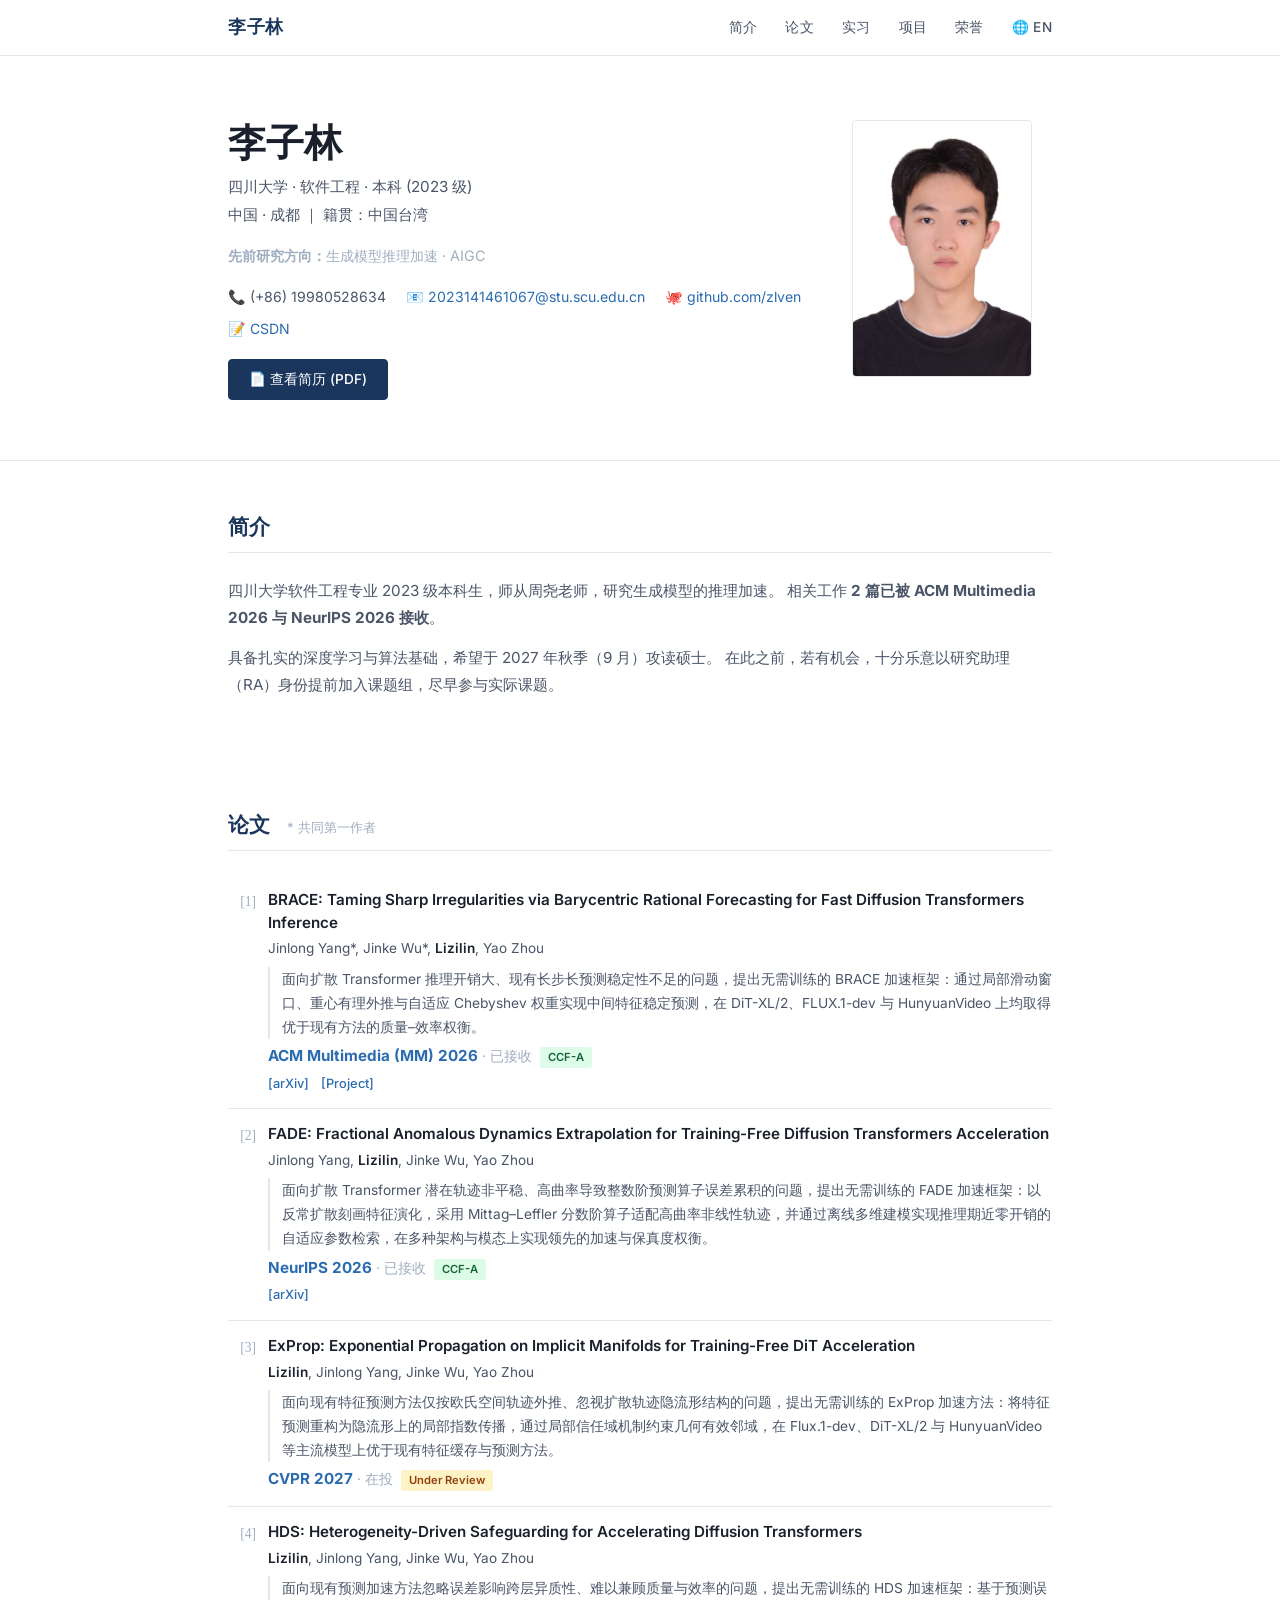
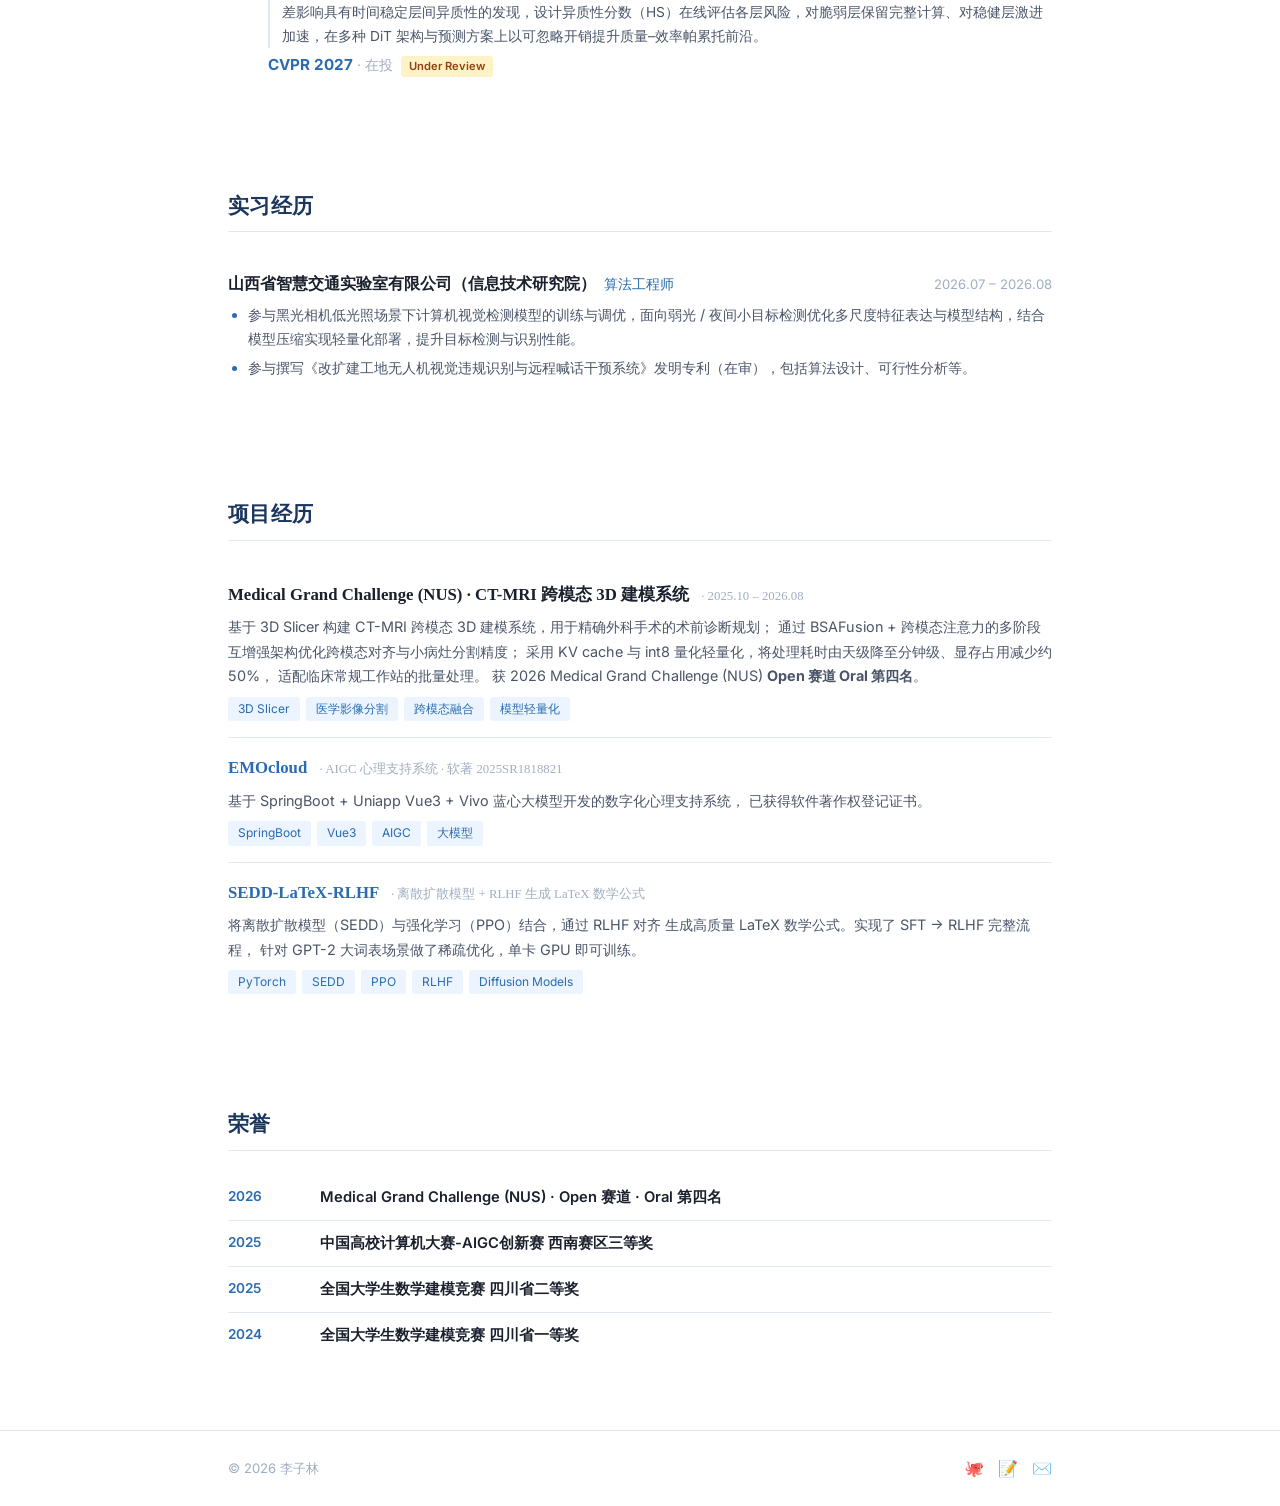
<file: index.html>
<!DOCTYPE html>
<html lang="zh-CN">
<head>
  <meta charset="UTF-8">
  <meta name="viewport" content="width=device-width, initial-scale=1.0">
  <meta name="description" content="李子林 - 个人学术主页 | 扩散模型 | AIGC">
  <title>李子林 · 学术主页</title>
  <link rel="preconnect" href="https://fonts.googleapis.com">
  <link rel="preconnect" href="https://fonts.gstatic.com" crossorigin>
  <link href="https://fonts.googleapis.com/css2?family=Inter:wght@400;500;600;700;800&display=swap" rel="stylesheet">
  <link rel="stylesheet" href="css/style.css">
</head>
<body>

  <!-- ===== 导航 ===== -->
  <nav class="navbar">
    <div class="container">
      <a href="#" class="nav-logo">李子林</a>
      <div class="nav-links" id="navLinks">
        <a href="#bio">简介</a>
        <a href="#publications">论文</a>
        <a href="#experience">实习</a>
        <a href="#projects">项目</a>
        <a href="#honors">荣誉</a>
        <a href="en.html" title="English">🌐 EN</a>
      </div>
      <button class="nav-toggle" id="navToggle" aria-label="菜单">
        <span></span><span></span><span></span>
      </button>
    </div>
  </nav>

  <!-- ===== Hero ===== -->
  <header class="hero">
    <div class="container">
      <div>
        <h1 class="hero-name">李子林</h1>
        <p class="hero-degree">四川大学 · 软件工程 · 本科 (2023 级)</p>
        <p class="hero-affiliation">中国 · 成都 ｜ 籍贯：中国台湾</p>
        <p class="hero-interests">
          <strong>先前研究方向：</strong>生成模型推理加速 · AIGC
        </p>
        <div class="hero-contact">
          <span>📞 (+86) 19980528634</span>
          <span>📧 <a href="mailto:2023141461067@stu.scu.edu.cn">2023141461067@stu.scu.edu.cn</a></span>
          <span>🐙 <a href="https://github.com/zlven" target="_blank">github.com/zlven</a></span>
          <span>📝 <a href="https://blog.csdn.net/Li_zeven" target="_blank">CSDN</a></span>
        </div>
        <div class="hero-buttons">
          <a href="assets/李子林简历RA.pdf" class="btn btn-primary" target="_blank" rel="noopener">📄 查看简历 (PDF)</a>
        </div>
      </div>
      <div class="hero-image">
        <img class="hero-avatar" src="assets/myself.jpg" alt="李子林">
      </div>
    </div>
  </header>

  <main class="container">

    <!-- ===== 简介 ===== -->
    <section class="section" id="bio">
      <div class="section-header reveal">
        <h2 class="section-title">简介</h2>
      </div>
      <div class="bio-text reveal">
        <p>
          四川大学软件工程专业 2023 级本科生，师从周尧老师，研究生成模型的推理加速。
          相关工作 <strong>2 篇已被 ACM Multimedia 2026 与 NeurIPS 2026 接收</strong>。
        </p>
        <p>
          具备扎实的深度学习与算法基础，希望于 2027 年秋季（9 月）攻读硕士。
          在此之前，若有机会，十分乐意以研究助理（RA）身份提前加入课题组，尽早参与实际课题。
        </p>
      </div>
    </section>

    <!-- ===== 论文 ===== -->
    <section class="section" id="publications">
      <div class="section-header reveal">
        <h2 class="section-title">论文</h2>
        <span class="section-subtitle">* 共同第一作者</span>
      </div>

      <div class="pub-list">

        <div class="pub-item reveal">
          <span class="pub-number">[1]</span>
          <div class="pub-content">
            <h4>BRACE: Taming Sharp Irregularities via Barycentric Rational Forecasting for Fast Diffusion Transformers Inference</h4>
            <p class="pub-authors">Jinlong Yang*, Jinke Wu*, <strong>Lizilin</strong>, Yao Zhou</p>
            <p class="pub-summary">面向扩散 Transformer 推理开销大、现有长步长预测稳定性不足的问题，提出无需训练的 BRACE 加速框架：通过局部滑动窗口、重心有理外推与自适应 Chebyshev 权重实现中间特征稳定预测，在 DiT-XL/2、FLUX.1-dev 与 HunyuanVideo 上均取得优于现有方法的质量–效率权衡。</p>
            <p class="pub-venue"><em>ACM Multimedia (MM) 2026</em> · 已接收 <span class="pub-badge ok">CCF-A</span></p>
            <div class="pub-links">
              <a href="https://arxiv.org/abs/2608.07572" target="_blank">[arXiv]</a>
              <a href="https://youngkinlon.github.io/BRACE-Taming-Sharp-Irregularities-via-Barycentric-Rational-Forecasting-for-Fast-DiT-Inference/" target="_blank">[Project]</a>
            </div>
          </div>
        </div>

        <div class="pub-item reveal">
          <span class="pub-number">[2]</span>
          <div class="pub-content">
            <h4>FADE: Fractional Anomalous Dynamics Extrapolation for Training-Free Diffusion Transformers Acceleration</h4>
            <p class="pub-authors">Jinlong Yang, <strong>Lizilin</strong>, Jinke Wu, Yao Zhou</p>
            <p class="pub-summary">面向扩散 Transformer 潜在轨迹非平稳、高曲率导致整数阶预测算子误差累积的问题，提出无需训练的 FADE 加速框架：以反常扩散刻画特征演化，采用 Mittag–Leffler 分数阶算子适配高曲率非线性轨迹，并通过离线多维建模实现推理期近零开销的自适应参数检索，在多种架构与模态上实现领先的加速与保真度权衡。</p>
            <p class="pub-venue"><em>NeurIPS 2026</em> · 已接收 <span class="pub-badge ok">CCF-A</span></p>
            <div class="pub-links">
              <a href="https://arxiv.org/abs/2611.10514" target="_blank">[arXiv]</a>
            </div>
          </div>
        </div>

        <div class="pub-item reveal">
          <span class="pub-number">[3]</span>
          <div class="pub-content">
            <h4>ExProp: Exponential Propagation on Implicit Manifolds for Training-Free DiT Acceleration</h4>
            <p class="pub-authors"><strong>Lizilin</strong>, Jinlong Yang, Jinke Wu, Yao Zhou</p>
            <p class="pub-summary">面向现有特征预测方法仅按欧氏空间轨迹外推、忽视扩散轨迹隐流形结构的问题，提出无需训练的 ExProp 加速方法：将特征预测重构为隐流形上的局部指数传播，通过局部信任域机制约束几何有效邻域，在 Flux.1-dev、DiT-XL/2 与 HunyuanVideo 等主流模型上优于现有特征缓存与预测方法。</p>
            <p class="pub-venue"><em>CVPR 2027</em> · 在投 <span class="pub-badge" style="background: #fef3c7; color: #92400e;">Under Review</span></p>
          </div>
        </div>

        <div class="pub-item reveal">
          <span class="pub-number">[4]</span>
          <div class="pub-content">
            <h4>HDS: Heterogeneity-Driven Safeguarding for Accelerating Diffusion Transformers</h4>
            <p class="pub-authors"><strong>Lizilin</strong>, Jinlong Yang, Jinke Wu, Yao Zhou</p>
            <p class="pub-summary">面向现有预测加速方法忽略误差影响跨层异质性、难以兼顾质量与效率的问题，提出无需训练的 HDS 加速框架：基于预测误差影响具有时间稳定层间异质性的发现，设计异质性分数（HS）在线评估各层风险，对脆弱层保留完整计算、对稳健层激进加速，在多种 DiT 架构与预测方案上以可忽略开销提升质量–效率帕累托前沿。</p>
            <p class="pub-venue"><em>CVPR 2027</em> · 在投 <span class="pub-badge" style="background: #fef3c7; color: #92400e;">Under Review</span></p>
          </div>
        </div>

      </div>
    </section>

    <!-- ===== 实习经历 ===== -->
    <section class="section" id="experience">
      <div class="section-header reveal">
        <h2 class="section-title">实习经历</h2>
      </div>

      <div class="exp-item reveal">
        <div class="exp-head">
          <h3>山西省智慧交通实验室有限公司（信息技术研究院）<span class="exp-role">算法工程师</span></h3>
          <span class="exp-time">2026.07 – 2026.08</span>
        </div>
        <ul class="exp-desc">
          <li>参与黑光相机低光照场景下计算机视觉检测模型的训练与调优，面向弱光 / 夜间小目标检测优化多尺度特征表达与模型结构，结合模型压缩实现轻量化部署，提升目标检测与识别性能。</li>
          <li>参与撰写《改扩建工地无人机视觉违规识别与远程喊话干预系统》发明专利（在审），包括算法设计、可行性分析等。</li>
        </ul>
      </div>
    </section>

    <!-- ===== 项目 ===== -->
    <section class="section" id="projects">
      <div class="section-header reveal">
        <h2 class="section-title">项目经历</h2>
      </div>

      <div class="research-item reveal">
        <h3>
          Medical Grand Challenge (NUS) · CT-MRI 跨模态 3D 建模系统
          <span style="font-size: 0.8rem; font-weight: 400; color: var(--text-muted); margin-left: 8px;">
            · 2025.10 – 2026.08
          </span>
        </h3>
        <p class="research-desc">
          基于 3D Slicer 构建 CT-MRI 跨模态 3D 建模系统，用于精确外科手术的术前诊断规划；
          通过 BSAFusion + 跨模态注意力的多阶段互增强架构优化跨模态对齐与小病灶分割精度；
          采用 KV cache 与 int8 量化轻量化，将处理耗时由天级降至分钟级、显存占用减少约 50%，
          适配临床常规工作站的批量处理。
          获 2026 Medical Grand Challenge (NUS) <strong>Open 赛道 Oral 第四名</strong>。
        </p>
        <div class="research-tags">
          <span class="research-tag">3D Slicer</span>
          <span class="research-tag">医学影像分割</span>
          <span class="research-tag">跨模态融合</span>
          <span class="research-tag">模型轻量化</span>
        </div>
      </div>

      <div class="research-item reveal">
        <h3>
          <a href="https://github.com/zlven/EmotionCloud" target="_blank">EMOcloud</a>
          <span style="font-size: 0.8rem; font-weight: 400; color: var(--text-muted); margin-left: 8px;">
            · AIGC 心理支持系统 · 软著 2025SR1818821
          </span>
        </h3>
        <p class="research-desc">
          基于 SpringBoot + Uniapp Vue3 + Vivo 蓝心大模型开发的数字化心理支持系统，
          已获得软件著作权登记证书。
        </p>
        <div class="research-tags">
          <span class="research-tag">SpringBoot</span>
          <span class="research-tag">Vue3</span>
          <span class="research-tag">AIGC</span>
          <span class="research-tag">大模型</span>
        </div>
      </div>

      <div class="research-item reveal">
        <h3>
          <a href="https://github.com/zlven/SEDD-LaTeX-RLHF" target="_blank">SEDD-LaTeX-RLHF</a>
          <span style="font-size: 0.8rem; font-weight: 400; color: var(--text-muted); margin-left: 8px;">
            · 离散扩散模型 + RLHF 生成 LaTeX 数学公式
          </span>
        </h3>
        <p class="research-desc">
          将离散扩散模型（SEDD）与强化学习（PPO）结合，通过 RLHF 对齐
          生成高质量 LaTeX 数学公式。实现了 SFT → RLHF 完整流程，
          针对 GPT-2 大词表场景做了稀疏优化，单卡 GPU 即可训练。
        </p>
        <div class="research-tags">
          <span class="research-tag">PyTorch</span>
          <span class="research-tag">SEDD</span>
          <span class="research-tag">PPO</span>
          <span class="research-tag">RLHF</span>
          <span class="research-tag">Diffusion Models</span>
        </div>
      </div>

    </section>

    <!-- ===== 荣誉 ===== -->
    <section class="section" id="honors">
      <div class="section-header reveal">
        <h2 class="section-title">荣誉</h2>
      </div>

      <div class="honors-list">
        <div class="honor-item reveal">
          <span class="honor-year">2026</span>
          <div class="honor-info">
            <h4>Medical Grand Challenge (NUS) · Open 赛道 · Oral 第四名</h4>
          </div>
        </div>
        <div class="honor-item reveal">
          <span class="honor-year">2025</span>
          <div class="honor-info">
            <h4>中国高校计算机大赛-AIGC创新赛 西南赛区三等奖</h4>
          </div>
        </div>
        <div class="honor-item reveal">
          <span class="honor-year">2025</span>
          <div class="honor-info">
            <h4>全国大学生数学建模竞赛 四川省二等奖</h4>
          </div>
        </div>
        <div class="honor-item reveal">
          <span class="honor-year">2024</span>
          <div class="honor-info">
            <h4>全国大学生数学建模竞赛 四川省一等奖</h4>
          </div>
        </div>
      </div>
    </section>

  </main>

  <footer class="footer">
    <div class="container">
      <p class="footer-text">© <span id="currentYear"></span> 李子林</p>
      <div class="footer-links">
        <a href="https://github.com/zlven" target="_blank" title="GitHub">🐙</a>
        <a href="https://blog.csdn.net/Li_zeven" target="_blank" title="CSDN">📝</a>
        <a href="mailto:2023141461067@stu.scu.edu.cn" title="Email">✉️</a>
      </div>
    </div>
  </footer>

  <script src="js/main.js"></script>
</body>
</html>
</file>
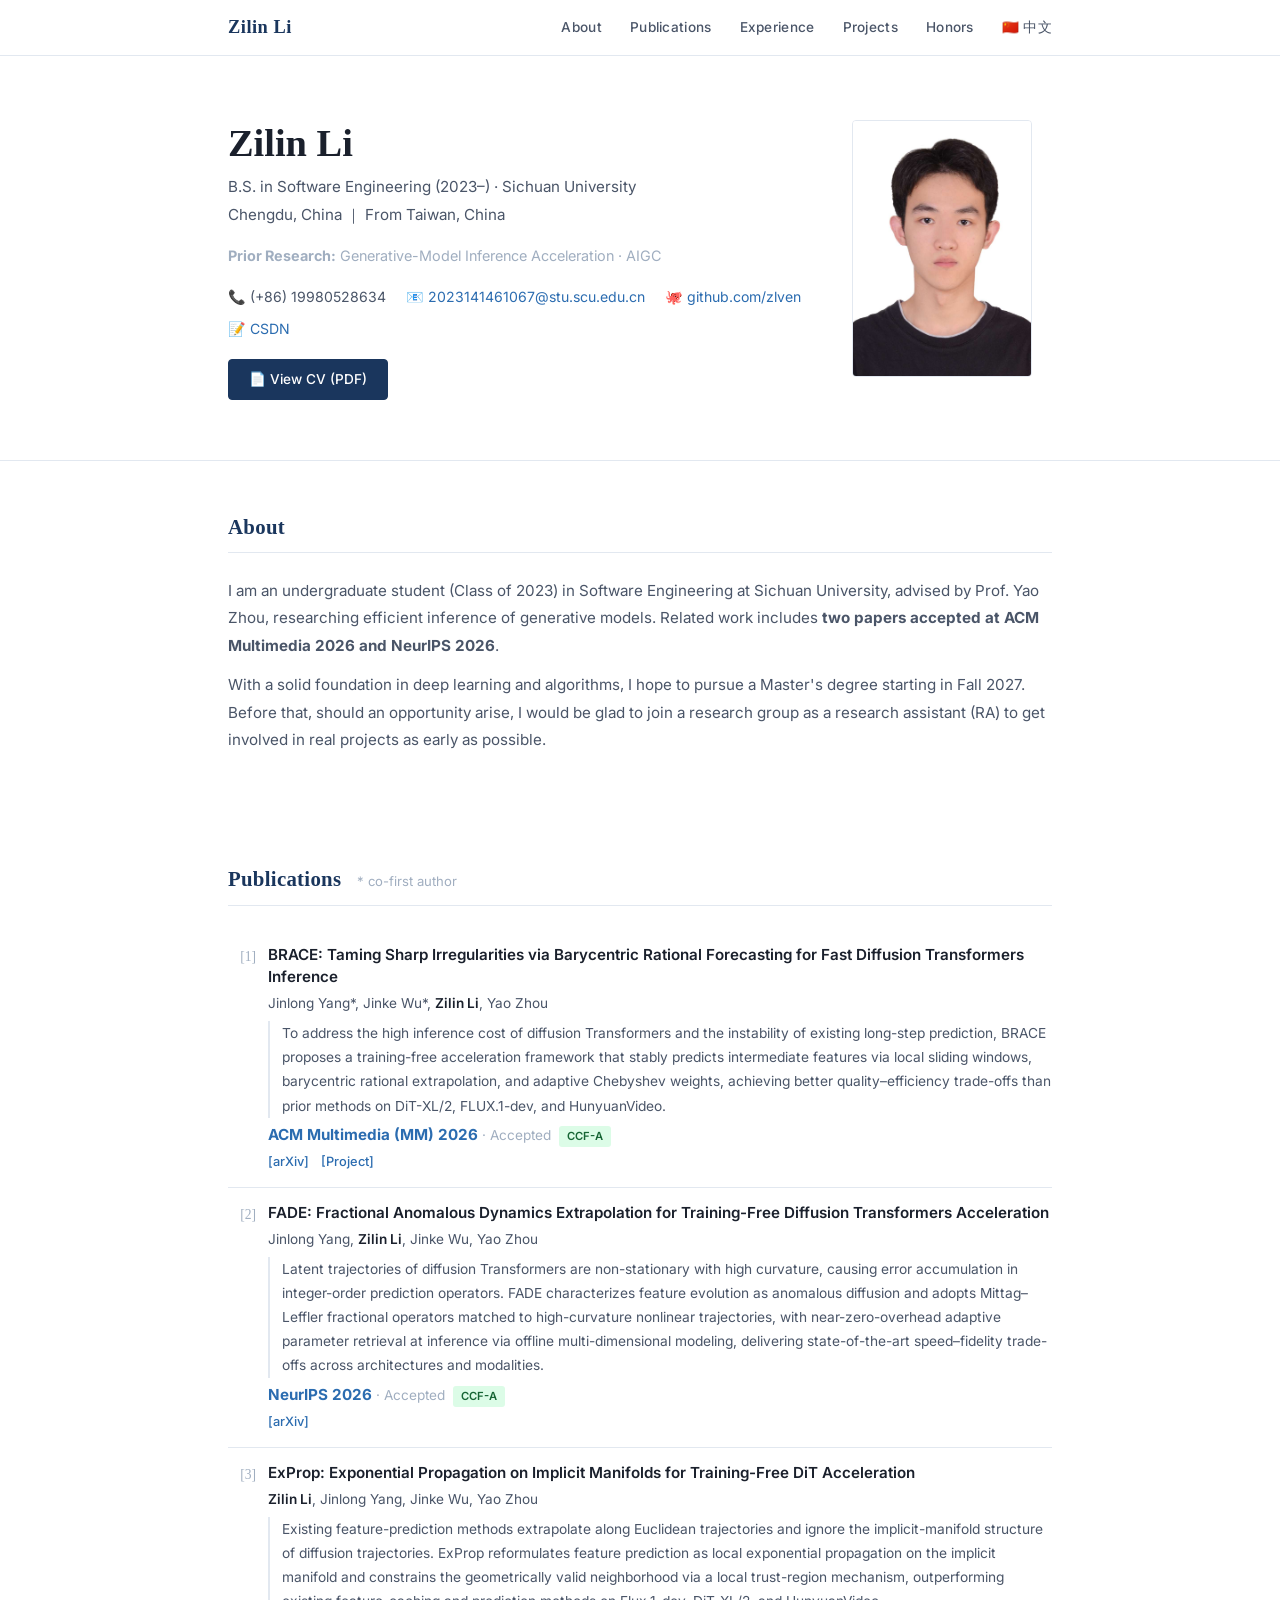
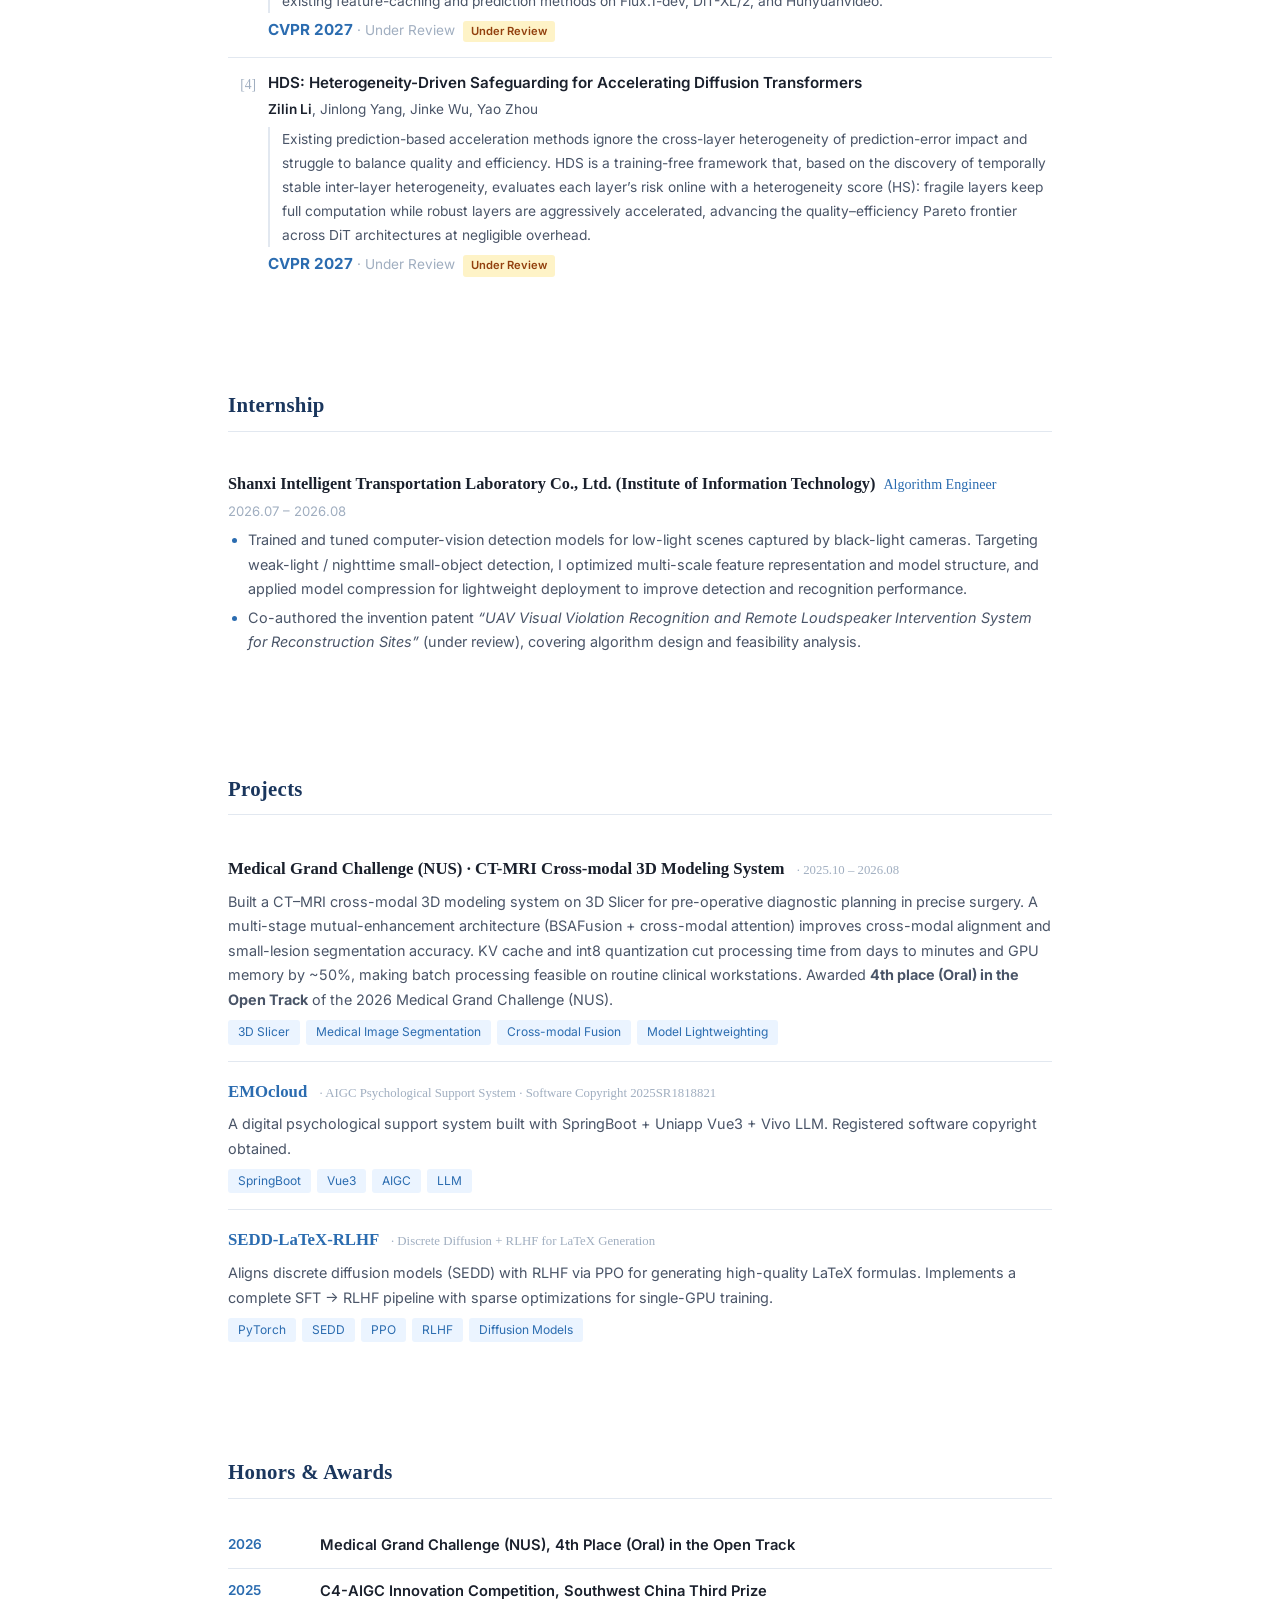
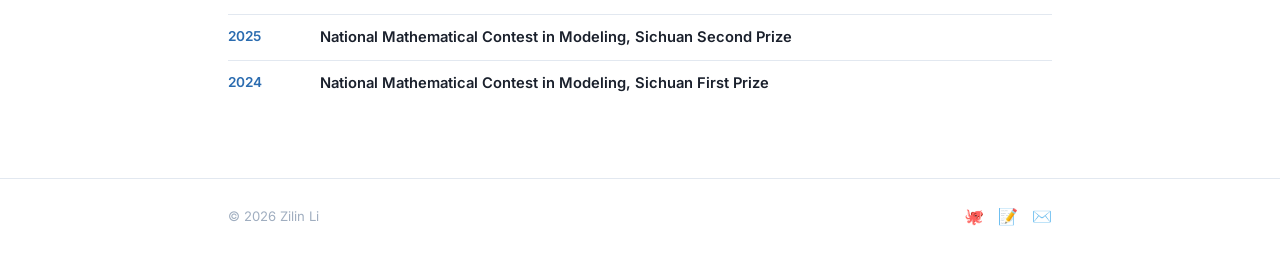
<file: en.html>
<!DOCTYPE html>
<html lang="en">
<head>
  <meta charset="UTF-8">
  <meta name="viewport" content="width=device-width, initial-scale=1.0">
  <meta name="description" content="Zilin Li - Academic Homepage | Diffusion Models | AIGC">
  <title>Zilin Li · Academic Homepage</title>
  <link rel="preconnect" href="https://fonts.googleapis.com">
  <link rel="preconnect" href="https://fonts.gstatic.com" crossorigin>
  <link href="https://fonts.googleapis.com/css2?family=Inter:wght@400;500;600;700;800&display=swap" rel="stylesheet">
  <link rel="stylesheet" href="css/style.css">
</head>
<body>

  <!-- ===== Navigation ===== -->
  <nav class="navbar">
    <div class="container">
      <a href="#" class="nav-logo">Zilin Li</a>
      <div class="nav-links" id="navLinks">
        <a href="#bio">About</a>
        <a href="#publications">Publications</a>
        <a href="#experience">Experience</a>
        <a href="#projects">Projects</a>
        <a href="#honors">Honors</a>
        <a href="index.html" title="中文版">🇨🇳 中文</a>
      </div>
      <button class="nav-toggle" id="navToggle" aria-label="Menu">
        <span></span><span></span><span></span>
      </button>
    </div>
  </nav>

  <!-- ===== Hero ===== -->
  <header class="hero">
    <div class="container">
      <div>
        <h1 class="hero-name">Zilin Li</h1>
        <p class="hero-degree">B.S. in Software Engineering (2023–) · Sichuan University</p>
        <p class="hero-affiliation">Chengdu, China ｜ From Taiwan, China</p>
        <p class="hero-interests">
          <strong>Prior Research:</strong> Generative-Model Inference Acceleration · AIGC
        </p>
        <div class="hero-contact">
          <span>📞 (+86) 19980528634</span>
          <span>📧 <a href="mailto:2023141461067@stu.scu.edu.cn">2023141461067@stu.scu.edu.cn</a></span>
          <span>🐙 <a href="https://github.com/zlven" target="_blank">github.com/zlven</a></span>
          <span>📝 <a href="https://blog.csdn.net/Li_zeven" target="_blank">CSDN</a></span>
        </div>
        <div class="hero-buttons">
          <a href="assets/李子林简历RA.pdf" class="btn btn-primary" target="_blank" rel="noopener">📄 View CV (PDF)</a>
        </div>
      </div>
      <div class="hero-image">
        <img class="hero-avatar" src="assets/myself.jpg" alt="Zilin Li">
      </div>
    </div>
  </header>

  <main class="container">

    <!-- ===== About ===== -->
    <section class="section" id="bio">
      <div class="section-header reveal">
        <h2 class="section-title">About</h2>
      </div>
      <div class="bio-text reveal">
        <p>
          I am an undergraduate student (Class of 2023) in Software Engineering
          at Sichuan University, advised by Prof. Yao Zhou, researching efficient inference
          of generative models. Related work includes <strong>two papers accepted at ACM
          Multimedia 2026 and NeurIPS 2026</strong>.
        </p>
        <p>
          With a solid foundation in deep learning and algorithms, I hope to pursue a
          Master's degree starting in Fall 2027. Before that, should an opportunity arise,
          I would be glad to join a research group as a research assistant (RA) to get
          involved in real projects as early as possible.
        </p>
      </div>
    </section>

    <!-- ===== Publications ===== -->
    <section class="section" id="publications">
      <div class="section-header reveal">
        <h2 class="section-title">Publications</h2>
        <span class="section-subtitle">* co-first author</span>
      </div>

      <div class="pub-list">

        <div class="pub-item reveal">
          <span class="pub-number">[1]</span>
          <div class="pub-content">
            <h4>BRACE: Taming Sharp Irregularities via Barycentric Rational Forecasting for Fast Diffusion Transformers Inference</h4>
            <p class="pub-authors">Jinlong Yang*, Jinke Wu*, <strong>Zilin Li</strong>, Yao Zhou</p>
            <p class="pub-summary">To address the high inference cost of diffusion Transformers and the instability of existing long-step prediction, BRACE proposes a training-free acceleration framework that stably predicts intermediate features via local sliding windows, barycentric rational extrapolation, and adaptive Chebyshev weights, achieving better quality&ndash;efficiency trade-offs than prior methods on DiT-XL/2, FLUX.1-dev, and HunyuanVideo.</p>
            <p class="pub-venue"><em>ACM Multimedia (MM) 2026</em> · Accepted <span class="pub-badge ok">CCF-A</span></p>
            <div class="pub-links">
              <a href="https://arxiv.org/abs/2608.07572" target="_blank">[arXiv]</a>
              <a href="https://youngkinlon.github.io/BRACE-Taming-Sharp-Irregularities-via-Barycentric-Rational-Forecasting-for-Fast-DiT-Inference/" target="_blank">[Project]</a>
            </div>
          </div>
        </div>

        <div class="pub-item reveal">
          <span class="pub-number">[2]</span>
          <div class="pub-content">
            <h4>FADE: Fractional Anomalous Dynamics Extrapolation for Training-Free Diffusion Transformers Acceleration</h4>
            <p class="pub-authors">Jinlong Yang, <strong>Zilin Li</strong>, Jinke Wu, Yao Zhou</p>
            <p class="pub-summary">Latent trajectories of diffusion Transformers are non-stationary with high curvature, causing error accumulation in integer-order prediction operators. FADE characterizes feature evolution as anomalous diffusion and adopts Mittag&ndash;Leffler fractional operators matched to high-curvature nonlinear trajectories, with near-zero-overhead adaptive parameter retrieval at inference via offline multi-dimensional modeling, delivering state-of-the-art speed&ndash;fidelity trade-offs across architectures and modalities.</p>
            <p class="pub-venue"><em>NeurIPS 2026</em> · Accepted <span class="pub-badge ok">CCF-A</span></p>
            <div class="pub-links">
              <a href="https://arxiv.org/abs/2611.10514" target="_blank">[arXiv]</a>
            </div>
          </div>
        </div>

        <div class="pub-item reveal">
          <span class="pub-number">[3]</span>
          <div class="pub-content">
            <h4>ExProp: Exponential Propagation on Implicit Manifolds for Training-Free DiT Acceleration</h4>
            <p class="pub-authors"><strong>Zilin Li</strong>, Jinlong Yang, Jinke Wu, Yao Zhou</p>
            <p class="pub-summary">Existing feature-prediction methods extrapolate along Euclidean trajectories and ignore the implicit-manifold structure of diffusion trajectories. ExProp reformulates feature prediction as local exponential propagation on the implicit manifold and constrains the geometrically valid neighborhood via a local trust-region mechanism, outperforming existing feature-caching and prediction methods on Flux.1-dev, DiT-XL/2, and HunyuanVideo.</p>
            <p class="pub-venue"><em>CVPR 2027</em> · Under Review <span class="pub-badge" style="background: #fef3c7; color: #92400e;">Under Review</span></p>
          </div>
        </div>

        <div class="pub-item reveal">
          <span class="pub-number">[4]</span>
          <div class="pub-content">
            <h4>HDS: Heterogeneity-Driven Safeguarding for Accelerating Diffusion Transformers</h4>
            <p class="pub-authors"><strong>Zilin Li</strong>, Jinlong Yang, Jinke Wu, Yao Zhou</p>
            <p class="pub-summary">Existing prediction-based acceleration methods ignore the cross-layer heterogeneity of prediction-error impact and struggle to balance quality and efficiency. HDS is a training-free framework that, based on the discovery of temporally stable inter-layer heterogeneity, evaluates each layer&rsquo;s risk online with a heterogeneity score (HS): fragile layers keep full computation while robust layers are aggressively accelerated, advancing the quality&ndash;efficiency Pareto frontier across DiT architectures at negligible overhead.</p>
            <p class="pub-venue"><em>CVPR 2027</em> · Under Review <span class="pub-badge" style="background: #fef3c7; color: #92400e;">Under Review</span></p>
          </div>
        </div>

      </div>
    </section>

    <!-- ===== Experience ===== -->
    <section class="section" id="experience">
      <div class="section-header reveal">
        <h2 class="section-title">Internship</h2>
      </div>

      <div class="exp-item reveal">
        <div class="exp-head">
          <h3>Shanxi Intelligent Transportation Laboratory Co., Ltd. (Institute of Information Technology)<span class="exp-role">Algorithm Engineer</span></h3>
          <span class="exp-time">2026.07 – 2026.08</span>
        </div>
        <ul class="exp-desc">
          <li>Trained and tuned computer-vision detection models for low-light scenes captured by black-light cameras. Targeting weak-light / nighttime small-object detection, I optimized multi-scale feature representation and model structure, and applied model compression for lightweight deployment to improve detection and recognition performance.</li>
          <li>Co-authored the invention patent <em>&ldquo;UAV Visual Violation Recognition and Remote Loudspeaker Intervention System for Reconstruction Sites&rdquo;</em> (under review), covering algorithm design and feasibility analysis.</li>
        </ul>
      </div>
    </section>

    <!-- ===== Projects ===== -->
    <section class="section" id="projects">
      <div class="section-header reveal">
        <h2 class="section-title">Projects</h2>
      </div>

      <div class="research-item reveal">
        <h3>
          Medical Grand Challenge (NUS) · CT-MRI Cross-modal 3D Modeling System
          <span style="font-size: 0.8rem; font-weight: 400; color: var(--text-muted); margin-left: 8px;">
            · 2025.10 – 2026.08
          </span>
        </h3>
        <p class="research-desc">
          Built a CT–MRI cross-modal 3D modeling system on 3D Slicer for pre-operative
          diagnostic planning in precise surgery. A multi-stage mutual-enhancement architecture
          (BSAFusion + cross-modal attention) improves cross-modal alignment and small-lesion
          segmentation accuracy. KV cache and int8 quantization cut processing time from days to
          minutes and GPU memory by ~50%, making batch processing feasible on routine clinical
          workstations. Awarded <strong>4th place (Oral) in the Open Track</strong> of the 2026
          Medical Grand Challenge (NUS).
        </p>
        <div class="research-tags">
          <span class="research-tag">3D Slicer</span>
          <span class="research-tag">Medical Image Segmentation</span>
          <span class="research-tag">Cross-modal Fusion</span>
          <span class="research-tag">Model Lightweighting</span>
        </div>
      </div>

      <div class="research-item reveal">
        <h3>
          <a href="https://github.com/zlven/EmotionCloud" target="_blank">EMOcloud</a>
          <span style="font-size: 0.8rem; font-weight: 400; color: var(--text-muted); margin-left: 8px;">
            · AIGC Psychological Support System · Software Copyright 2025SR1818821
          </span>
        </h3>
        <p class="research-desc">
          A digital psychological support system built with SpringBoot + Uniapp Vue3 + Vivo LLM.
          Registered software copyright obtained.
        </p>
        <div class="research-tags">
          <span class="research-tag">SpringBoot</span>
          <span class="research-tag">Vue3</span>
          <span class="research-tag">AIGC</span>
          <span class="research-tag">LLM</span>
        </div>
      </div>

      <div class="research-item reveal">
        <h3>
          <a href="https://github.com/zlven/SEDD-LaTeX-RLHF" target="_blank">SEDD-LaTeX-RLHF</a>
          <span style="font-size: 0.8rem; font-weight: 400; color: var(--text-muted); margin-left: 8px;">
            · Discrete Diffusion + RLHF for LaTeX Generation
          </span>
        </h3>
        <p class="research-desc">
          Aligns discrete diffusion models (SEDD) with RLHF via PPO for generating
          high-quality LaTeX formulas. Implements a complete SFT → RLHF pipeline
          with sparse optimizations for single-GPU training.
        </p>
        <div class="research-tags">
          <span class="research-tag">PyTorch</span>
          <span class="research-tag">SEDD</span>
          <span class="research-tag">PPO</span>
          <span class="research-tag">RLHF</span>
          <span class="research-tag">Diffusion Models</span>
        </div>
      </div>

    </section>

    <!-- ===== Honors ===== -->
    <section class="section" id="honors">
      <div class="section-header reveal">
        <h2 class="section-title">Honors &amp; Awards</h2>
      </div>

      <div class="honors-list">
        <div class="honor-item reveal">
          <span class="honor-year">2026</span>
          <div class="honor-info">
            <h4>Medical Grand Challenge (NUS), 4th Place (Oral) in the Open Track</h4>
          </div>
        </div>
        <div class="honor-item reveal">
          <span class="honor-year">2025</span>
          <div class="honor-info">
            <h4>C4-AIGC Innovation Competition, Southwest China Third Prize</h4>
          </div>
        </div>
        <div class="honor-item reveal">
          <span class="honor-year">2025</span>
          <div class="honor-info">
            <h4>National Mathematical Contest in Modeling, Sichuan Second Prize</h4>
          </div>
        </div>
        <div class="honor-item reveal">
          <span class="honor-year">2024</span>
          <div class="honor-info">
            <h4>National Mathematical Contest in Modeling, Sichuan First Prize</h4>
          </div>
        </div>
      </div>
    </section>

  </main>

  <footer class="footer">
    <div class="container">
      <p class="footer-text">© <span id="currentYear"></span> Zilin Li</p>
      <div class="footer-links">
        <a href="https://github.com/zlven" target="_blank" title="GitHub">🐙</a>
        <a href="https://blog.csdn.net/Li_zeven" target="_blank" title="CSDN">📝</a>
        <a href="mailto:2023141461067@stu.scu.edu.cn" title="Email">✉️</a>
      </div>
    </div>
  </footer>

  <script src="js/main.js"></script>
</body>
</html>
</file>
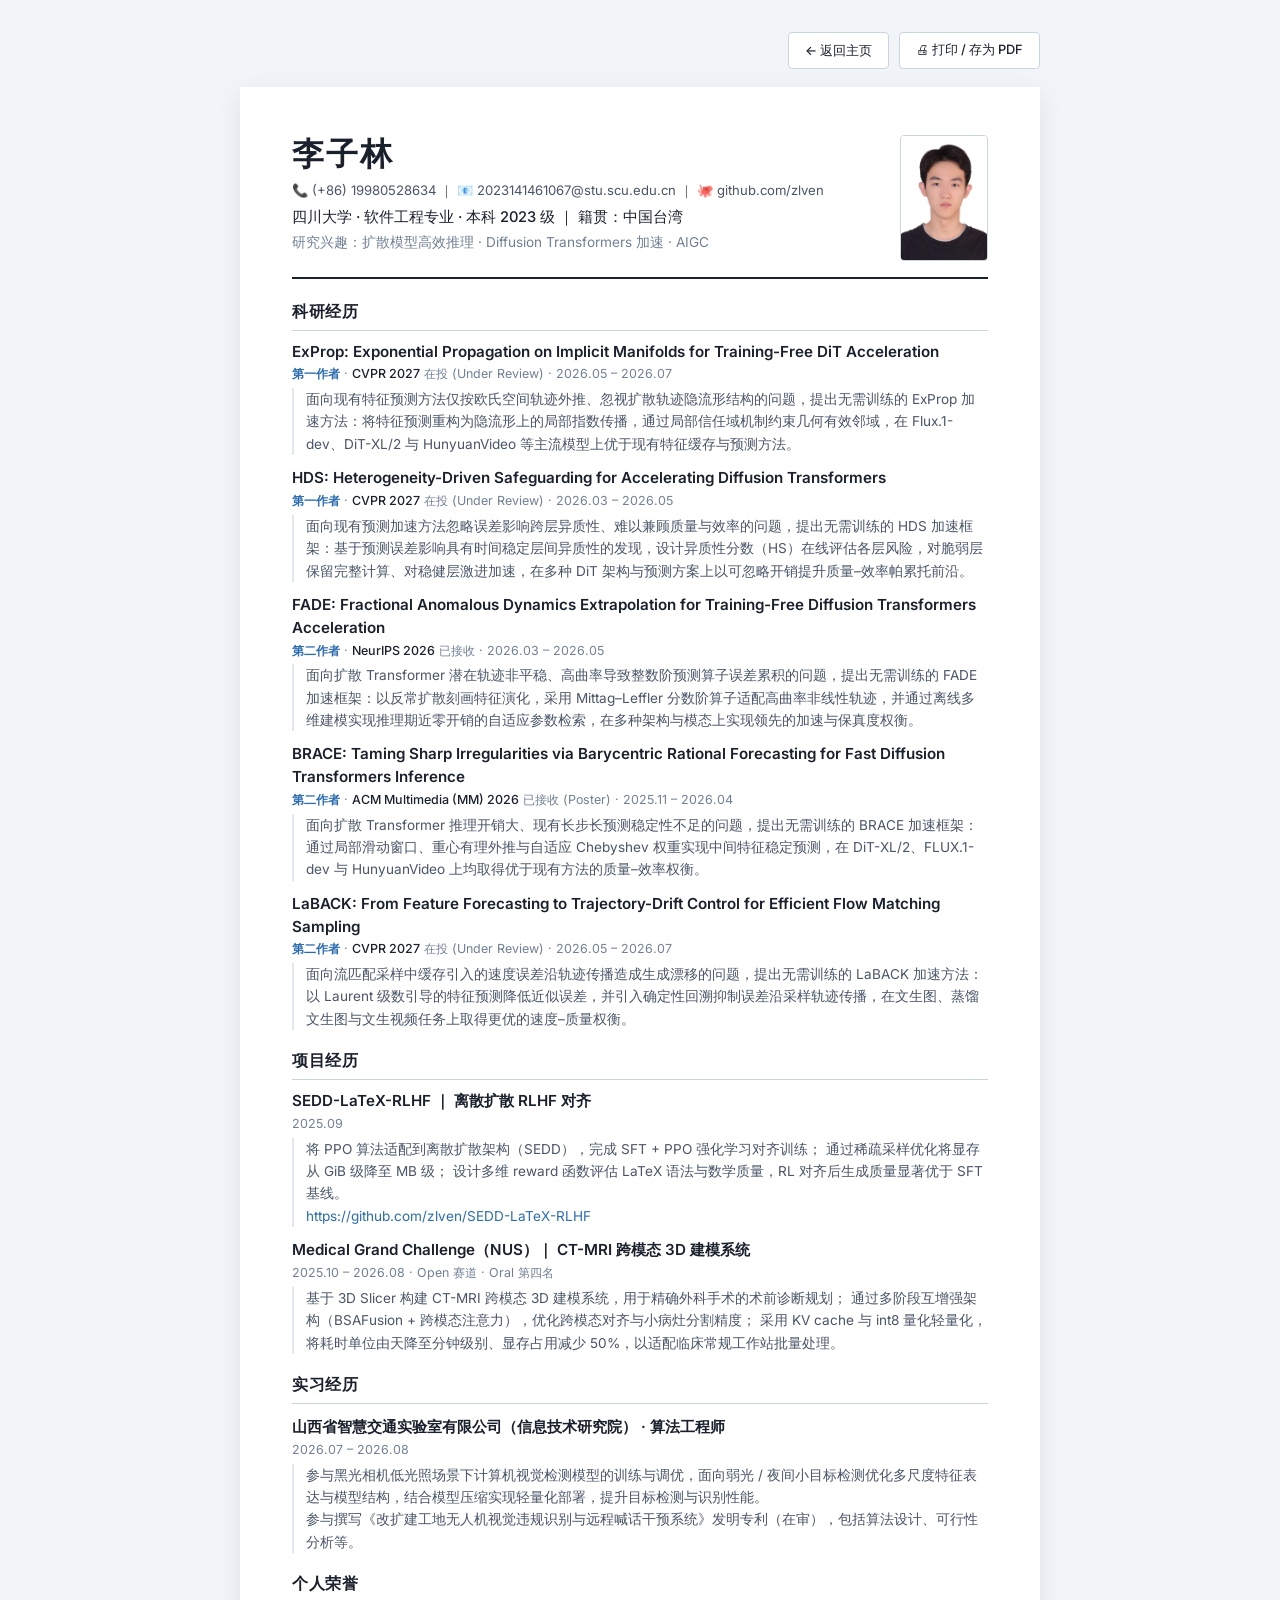
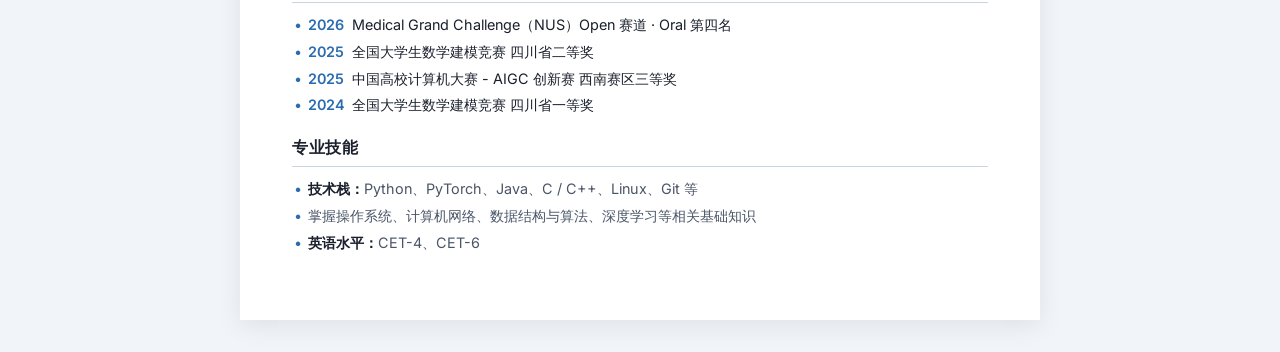
<file: resume.html>
<!DOCTYPE html>
<html lang="zh-CN">
<head>
  <meta charset="UTF-8">
  <meta name="viewport" content="width=device-width, initial-scale=1.0">
  <meta name="description" content="李子林 - 在线简历 | 四川大学 软件工程 | 扩散模型高效推理">
  <title>李子林 · 在线简历</title>
  <link rel="preconnect" href="https://fonts.googleapis.com">
  <link rel="preconnect" href="https://fonts.gstatic.com" crossorigin>
  <link href="https://fonts.googleapis.com/css2?family=Inter:wght@400;500;600;700;800&display=swap" rel="stylesheet">
  <link rel="stylesheet" href="css/resume.css">
</head>
<body>

  <div class="toolbar">
    <a class="tb-btn" href="index.html">← 返回主页</a>
    <button class="tb-btn" onclick="window.print()">🖨 打印 / 存为 PDF</button>
  </div>

  <div class="sheet">

    <!-- ===== 页眉 ===== -->
    <header class="cv-head">
      <div>
        <h1>李子林</h1>
        <p class="cv-contact">📞 (+86) 19980528634 ｜ 📧 2023141461067@stu.scu.edu.cn ｜ 🐙 github.com/zlven</p>
        <p class="cv-edu">四川大学 · 软件工程专业 · 本科 2023 级 ｜ 籍贯：中国台湾</p>
        <p class="cv-research">研究兴趣：扩散模型高效推理 · Diffusion Transformers 加速 · AIGC</p>
      </div>
      <img class="cv-photo" src="assets/myself.jpg" alt="李子林">
    </header>

    <!-- ===== 科研经历 ===== -->
    <section>
      <h2>科研经历</h2>

      <div class="entry">
        <p class="entry-title">ExProp: Exponential Propagation on Implicit Manifolds for Training-Free DiT Acceleration</p>
        <p class="entry-meta"><strong>第一作者</strong> · <em>CVPR 2027</em> 在投 (Under Review) · 2026.05 – 2026.07</p>
        <p class="entry-desc">面向现有特征预测方法仅按欧氏空间轨迹外推、忽视扩散轨迹隐流形结构的问题，提出无需训练的 ExProp 加速方法：将特征预测重构为隐流形上的局部指数传播，通过局部信任域机制约束几何有效邻域，在 Flux.1-dev、DiT-XL/2 与 HunyuanVideo 等主流模型上优于现有特征缓存与预测方法。</p>
      </div>

      <div class="entry">
        <p class="entry-title">HDS: Heterogeneity-Driven Safeguarding for Accelerating Diffusion Transformers</p>
        <p class="entry-meta"><strong>第一作者</strong> · <em>CVPR 2027</em> 在投 (Under Review) · 2026.03 – 2026.05</p>
        <p class="entry-desc">面向现有预测加速方法忽略误差影响跨层异质性、难以兼顾质量与效率的问题，提出无需训练的 HDS 加速框架：基于预测误差影响具有时间稳定层间异质性的发现，设计异质性分数（HS）在线评估各层风险，对脆弱层保留完整计算、对稳健层激进加速，在多种 DiT 架构与预测方案上以可忽略开销提升质量–效率帕累托前沿。</p>
      </div>

      <div class="entry">
        <p class="entry-title">FADE: Fractional Anomalous Dynamics Extrapolation for Training-Free Diffusion Transformers Acceleration</p>
        <p class="entry-meta"><strong>第二作者</strong> · <em>NeurIPS 2026</em> 已接收 · 2026.03 – 2026.05</p>
        <p class="entry-desc">面向扩散 Transformer 潜在轨迹非平稳、高曲率导致整数阶预测算子误差累积的问题，提出无需训练的 FADE 加速框架：以反常扩散刻画特征演化，采用 Mittag–Leffler 分数阶算子适配高曲率非线性轨迹，并通过离线多维建模实现推理期近零开销的自适应参数检索，在多种架构与模态上实现领先的加速与保真度权衡。</p>
      </div>

      <div class="entry">
        <p class="entry-title">BRACE: Taming Sharp Irregularities via Barycentric Rational Forecasting for Fast Diffusion Transformers Inference</p>
        <p class="entry-meta"><strong>第二作者</strong> · <em>ACM Multimedia (MM) 2026</em> 已接收 (Poster) · 2025.11 – 2026.04</p>
        <p class="entry-desc">面向扩散 Transformer 推理开销大、现有长步长预测稳定性不足的问题，提出无需训练的 BRACE 加速框架：通过局部滑动窗口、重心有理外推与自适应 Chebyshev 权重实现中间特征稳定预测，在 DiT-XL/2、FLUX.1-dev 与 HunyuanVideo 上均取得优于现有方法的质量–效率权衡。</p>
      </div>

      <div class="entry">
        <p class="entry-title">LaBACK: From Feature Forecasting to Trajectory-Drift Control for Efficient Flow Matching Sampling</p>
        <p class="entry-meta"><strong>第二作者</strong> · <em>CVPR 2027</em> 在投 (Under Review) · 2026.05 – 2026.07</p>
        <p class="entry-desc">面向流匹配采样中缓存引入的速度误差沿轨迹传播造成生成漂移的问题，提出无需训练的 LaBACK 加速方法：以 Laurent 级数引导的特征预测降低近似误差，并引入确定性回溯抑制误差沿采样轨迹传播，在文生图、蒸馏文生图与文生视频任务上取得更优的速度–质量权衡。</p>
      </div>
    </section>

    <!-- ===== 项目经历 ===== -->
    <section>
      <h2>项目经历</h2>

      <div class="entry">
        <p class="entry-title">SEDD-LaTeX-RLHF ｜ 离散扩散 RLHF 对齐</p>
        <p class="entry-meta">2025.09</p>
        <p class="entry-desc">
          将 PPO 算法适配到离散扩散架构（SEDD），完成 SFT + PPO 强化学习对齐训练；
          通过稀疏采样优化将显存从 GiB 级降至 MB 级；
          设计多维 reward 函数评估 LaTeX 语法与数学质量，RL 对齐后生成质量显著优于 SFT 基线。<br>
          <a href="https://github.com/zlven/SEDD-LaTeX-RLHF">https://github.com/zlven/SEDD-LaTeX-RLHF</a>
        </p>
      </div>

      <div class="entry">
        <p class="entry-title">Medical Grand Challenge（NUS）｜ CT-MRI 跨模态 3D 建模系统</p>
        <p class="entry-meta">2025.10 – 2026.08 · Open 赛道 · Oral 第四名</p>
        <p class="entry-desc">
          基于 3D Slicer 构建 CT-MRI 跨模态 3D 建模系统，用于精确外科手术的术前诊断规划；
          通过多阶段互增强架构（BSAFusion + 跨模态注意力），优化跨模态对齐与小病灶分割精度；
          采用 KV cache 与 int8 量化轻量化，将耗时单位由天降至分钟级别、显存占用减少 50%，以适配临床常规工作站批量处理。
        </p>
      </div>
    </section>

    <!-- ===== 实习经历 ===== -->
    <section>
      <h2>实习经历</h2>
      <div class="entry">
        <p class="exp-org">山西省智慧交通实验室有限公司（信息技术研究院） · 算法工程师</p>
        <p class="entry-meta">2026.07 – 2026.08</p>
        <p class="entry-desc">
          参与黑光相机低光照场景下计算机视觉检测模型的训练与调优，面向弱光 / 夜间小目标检测优化多尺度特征表达与模型结构，结合模型压缩实现轻量化部署，提升目标检测与识别性能。<br>
          参与撰写《改扩建工地无人机视觉违规识别与远程喊话干预系统》发明专利（在审），包括算法设计、可行性分析等。
        </p>
      </div>
    </section>

    <!-- ===== 个人荣誉 ===== -->
    <section>
      <h2>个人荣誉</h2>
      <ul class="cv-list">
        <li><span class="li-year">2026</span>Medical Grand Challenge（NUS）Open 赛道 · Oral 第四名</li>
        <li><span class="li-year">2025</span>全国大学生数学建模竞赛 四川省二等奖</li>
        <li><span class="li-year">2025</span>中国高校计算机大赛 - AIGC 创新赛 西南赛区三等奖</li>
        <li><span class="li-year">2024</span>全国大学生数学建模竞赛 四川省一等奖</li>
      </ul>
    </section>

    <!-- ===== 专业技能 ===== -->
    <section>
      <h2>专业技能</h2>
      <ul class="cv-list skill">
        <li><b>技术栈：</b>Python、PyTorch、Java、C / C++、Linux、Git 等</li>
        <li>掌握操作系统、计算机网络、数据结构与算法、深度学习等相关基础知识</li>
        <li><b>英语水平：</b>CET-4、CET-6</li>
      </ul>
    </section>

  </div>
</body>
</html>
</file>
<file: css/style.css>
/* ============================================
   学术个人主页 - Academic Homepage Style
   ============================================ */

:root {
  --primary: #1a365d;
  --primary-light: #ebf4ff;
  --accent: #2b6cb0;
  --text-primary: #1a202c;
  --text-secondary: #4a5568;
  --text-muted: #a0aec0;
  --bg: #ffffff;
  --bg-alt: #f7fafc;
  --border: #e2e8f0;
  --shadow: 0 1px 2px rgba(0,0,0,0.04);
  --font-sans: 'Inter', -apple-system, BlinkMacSystemFont, 'Segoe UI', Roboto, sans-serif;
  --font-serif: Georgia, 'Times New Roman', Times, serif;
  --max-w: 880px;
  --nav-h: 56px;
  --transition: 0.2s ease;
}

@media (prefers-color-scheme: dark) {
  :root {
    --primary: #90cdf4;
    --primary-light: #1a365d;
    --accent: #63b3ed;
    --text-primary: #e2e8f0;
    --text-secondary: #a0aec0;
    --text-muted: #718096;
    --bg: #1a202c;
    --bg-alt: #2d3748;
    --border: #4a5568;
  }
}

* { margin: 0; padding: 0; box-sizing: border-box; }
html { scroll-behavior: smooth; scroll-padding-top: var(--nav-h); }
body {
  font-family: var(--font-sans);
  color: var(--text-primary);
  background: var(--bg);
  line-height: 1.7;
  -webkit-font-smoothing: antialiased;
}

a { color: var(--accent); text-decoration: none; transition: color var(--transition); }
a:hover { color: var(--primary); text-decoration: underline; }

.container { max-width: var(--max-w); margin: 0 auto; padding: 0 28px; }

/* --- 导航 --- */
.navbar {
  position: fixed;
  top: 0; left: 0; right: 0;
  height: var(--nav-h);
  background: rgba(255,255,255,0.92);
  backdrop-filter: blur(8px);
  border-bottom: 1px solid var(--border);
  z-index: 100;
}
@media (prefers-color-scheme: dark) {
  .navbar { background: rgba(26,32,44,0.92); }
}
.navbar .container {
  display: flex;
  align-items: center;
  justify-content: space-between;
  height: 100%;
}
.nav-logo {
  font-family: var(--font-serif);
  font-size: 1.15rem;
  font-weight: 700;
  color: var(--primary);
  letter-spacing: 0.5px;
}
.nav-links { display: flex; gap: 28px; }
.nav-links a {
  font-size: 0.85rem;
  font-weight: 500;
  color: var(--text-secondary);
  letter-spacing: 0.3px;
}
.nav-links a:hover { color: var(--primary); text-decoration: none; }

.nav-toggle {
  display: none;
  flex-direction: column; gap: 5px;
  cursor: pointer; background: none; border: none; padding: 4px;
}
.nav-toggle span {
  display: block; width: 22px; height: 2px;
  background: var(--text-primary); border-radius: 2px;
  transition: all var(--transition);
}
.nav-toggle.active span:nth-child(1) { transform: rotate(45deg) translate(5px,5px); }
.nav-toggle.active span:nth-child(2) { opacity: 0; }
.nav-toggle.active span:nth-child(3) { transform: rotate(-45deg) translate(5px,-5px); }

/* --- Hero / 个人信息 (学术风格) --- */
.hero {
  padding: 120px 0 60px;
  border-bottom: 1px solid var(--border);
}

.hero .container {
  display: grid;
  grid-template-columns: 1fr 200px;
  gap: 50px;
  align-items: start;
}

.hero-name {
  font-family: var(--font-serif);
  font-size: 2.4rem;
  font-weight: 700;
  color: var(--text-primary);
  line-height: 1.2;
  margin-bottom: 8px;
}

.hero-degree {
  font-size: 0.95rem;
  color: var(--text-secondary);
  margin-bottom: 2px;
}

.hero-affiliation {
  font-size: 0.95rem;
  color: var(--text-secondary);
  margin-bottom: 16px;
}

.hero-interests {
  font-size: 0.9rem;
  color: var(--text-muted);
  margin-bottom: 18px;
  line-height: 1.6;
}

.hero-contact {
  display: flex;
  flex-wrap: wrap;
  gap: 8px 20px;
  font-size: 0.88rem;
  color: var(--text-secondary);
}
.hero-contact a { color: var(--accent); }
.hero-contact a:hover { text-decoration: underline; }

.hero-buttons { margin-top: 18px; display: flex; gap: 10px; flex-wrap: wrap; }

.btn {
  display: inline-flex;
  align-items: center;
  gap: 6px;
  padding: 8px 20px;
  font-size: 0.85rem;
  font-weight: 500;
  border-radius: 4px;
  border: 1px solid var(--border);
  cursor: pointer;
  transition: all var(--transition);
  text-decoration: none;
  background: var(--bg);
  color: var(--text-primary);
}
.btn:hover {
  border-color: var(--accent);
  color: var(--accent);
  text-decoration: none;
}
.btn-primary {
  background: var(--primary);
  color: #fff;
  border-color: var(--primary);
}
.btn-primary:hover {
  background: var(--accent);
  border-color: var(--accent);
  color: #fff;
}

.hero-avatar {
  width: 180px;
  aspect-ratio: 800 / 1142; /* 匹配 myself.jpg，避免裁切 */
  height: auto;
  border-radius: 4px;
  object-fit: cover;
  border: 1px solid var(--border);
}

.hero-avatar[alt] {
  background: var(--primary-light);
}

/* --- Section (学术文档风格) --- */
.section { padding: 48px 0; }

.section-header {
  display: flex;
  align-items: baseline;
  gap: 16px;
  margin-bottom: 24px;
  padding-bottom: 8px;
  border-bottom: 1px solid var(--border);
}

.section-title {
  font-family: var(--font-serif);
  font-size: 1.3rem;
  font-weight: 700;
  color: var(--primary);
  letter-spacing: 0.3px;
}

.section-subtitle {
  font-size: 0.82rem;
  color: var(--text-muted);
}

/* --- Bio --- */
.bio-text {
  font-size: 0.95rem;
  color: var(--text-secondary);
  line-height: 1.8;
}

.bio-text p { margin-bottom: 12px; }

/* --- 论文列表 (正式引用格式) --- */
.pub-list { display: flex; flex-direction: column; gap: 0; counter-reset: pub-counter; }

.pub-item {
  display: flex;
  gap: 12px;
  padding: 14px 0;
  align-items: flex-start;
  border-bottom: 1px solid var(--border);
}
.pub-item:last-child { border-bottom: none; }

.pub-number {
  font-family: var(--font-serif);
  font-size: 0.85rem;
  color: var(--text-muted);
  min-width: 28px;
  text-align: right;
  padding-top: 1px;
  flex-shrink: 0;
}

.pub-content h4 {
  font-size: 0.95rem;
  font-weight: 600;
  color: var(--text-primary);
  margin-bottom: 3px;
  line-height: 1.5;
}

.pub-authors {
  font-size: 0.85rem;
  color: var(--text-secondary);
  margin-bottom: 2px;
}
.pub-authors strong { font-weight: 600; color: var(--text-primary); }

.pub-venue {
  font-size: 0.85rem;
  color: var(--text-muted);
}

.pub-badge {
  display: inline-block;
  font-size: 0.7rem;
  font-weight: 600;
  background: var(--primary-light);
  color: var(--primary);
  padding: 1px 8px;
  border-radius: 3px;
  margin-left: 4px;
}
.pub-badge.ok {
  background: #dcfce7;
  color: #166534;
}

/* 会议名突出显示 */
.pub-venue em {
  font-style: normal;
  font-weight: 700;
  font-size: 0.95rem;
  color: var(--accent);
}

/* 论文摘要 */
.pub-summary {
  margin: 6px 0 4px;
  padding-left: 12px;
  border-left: 2px solid var(--border);
  font-size: 0.86rem;
  color: var(--text-secondary);
  line-height: 1.75;
}

.pub-links { margin-top: 4px; display: flex; gap: 12px; }
.pub-links a {
  font-size: 0.8rem;
  font-weight: 500;
}
.pub-links a:hover { text-decoration: underline; }

/* --- 研究项目 --- */
.research-item {
  padding: 16px 0;
  border-bottom: 1px solid var(--border);
}
.research-item:last-child { border-bottom: none; }

.research-item h3 {
  font-family: var(--font-serif);
  font-size: 1.05rem;
  font-weight: 600;
  color: var(--text-primary);
  margin-bottom: 6px;
}

.research-desc {
  font-size: 0.9rem;
  color: var(--text-secondary);
  line-height: 1.7;
  margin-bottom: 8px;
}

.research-tags { display: flex; flex-wrap: wrap; gap: 6px; }
.research-tag {
  font-size: 0.75rem;
  color: var(--accent);
  background: var(--primary-light);
  padding: 2px 10px;
  border-radius: 3px;
}

/* --- 荣誉 --- */
.honors-list { display: flex; flex-direction: column; gap: 0; }
.honor-item {
  display: flex;
  gap: 12px;
  padding: 10px 0;
  border-bottom: 1px solid var(--border);
  align-items: flex-start;
}
.honor-item:last-child { border-bottom: none; }
.honor-year {
  font-size: 0.85rem;
  font-weight: 600;
  color: var(--accent);
  min-width: 80px;
  flex-shrink: 0;
}
.honor-info h4 {
  font-size: 0.92rem;
  font-weight: 600;
  color: var(--text-primary);
}
.honor-info .honor-org {
  font-size: 0.85rem;
  color: var(--text-muted);
}

/* --- 实习经历 --- */
.exp-item {
  padding: 16px 0;
  border-bottom: 1px solid var(--border);
}
.exp-item:last-child { border-bottom: none; }

.exp-head {
  display: flex;
  flex-wrap: wrap;
  justify-content: space-between;
  align-items: baseline;
  gap: 4px 14px;
  margin-bottom: 6px;
}
.exp-head h3 {
  font-family: var(--font-serif);
  font-size: 1.02rem;
  font-weight: 600;
  color: var(--text-primary);
  line-height: 1.5;
}
.exp-role {
  font-size: 0.88rem;
  font-weight: 500;
  color: var(--accent);
  margin-left: 8px;
  white-space: nowrap;
}
.exp-time {
  font-size: 0.82rem;
  color: var(--text-muted);
  white-space: nowrap;
}
.exp-desc {
  list-style: disc;
  padding-left: 20px;
}
.exp-desc li {
  font-size: 0.9rem;
  color: var(--text-secondary);
  line-height: 1.7;
  margin-bottom: 4px;
}
.exp-desc li::marker { color: var(--accent); }

/* --- Footer --- */
.footer {
  border-top: 1px solid var(--border);
  padding: 24px 0;
  margin-top: 24px;
}
.footer .container {
  display: flex;
  justify-content: space-between;
  align-items: center;
}
.footer-text { font-size: 0.82rem; color: var(--text-muted); }
.footer-links { display: flex; gap: 14px; }
.footer-links a { font-size: 1rem; color: var(--text-muted); transition: all var(--transition); }
.footer-links a:hover { color: var(--primary); transform: translateY(-1px); text-decoration: none; }

/* --- 动画 --- */
.reveal {
  opacity: 0;
  transform: translateY(16px);
  transition: all 0.5s ease;
}
.reveal.visible { opacity: 1; transform: translateY(0); }

/* --- 响应式 --- */
@media (max-width: 768px) {
  .hero .container {
    grid-template-columns: 1fr;
    gap: 24px;
  }
  .hero-image { order: -1; }
  .hero-avatar { width: 120px; height: auto; font-size: 2rem; }
  .hero-name { font-size: 1.8rem; }

  .nav-links {
    position: fixed;
    top: var(--nav-h); left: 0; right: 0;
    background: rgba(255,255,255,0.98);
    backdrop-filter: blur(10px);
    flex-direction: column;
    padding: 20px 28px;
    gap: 12px;
    border-bottom: 1px solid var(--border);
    transform: translateY(-100%);
    opacity: 0;
    pointer-events: none;
    transition: all var(--transition);
  }
  @media (prefers-color-scheme: dark) {
    .nav-links { background: rgba(26,32,44,0.98); }
  }
  .nav-links.active { transform: translateY(0); opacity: 1; pointer-events: all; }
  .nav-toggle { display: flex; }

  .section { padding: 32px 0; }
  .honor-item { flex-direction: column; gap: 4px; }
  .pub-number { display: none; }
}

@media (max-width: 480px) {
  .container { padding: 0 18px; }
  .hero-name { font-size: 1.5rem; }
  .hero-buttons { flex-direction: column; }
  .btn { width: 100%; justify-content: center; }
}
</file>
<file: css/resume.css>
/* ============================================
   在线简历页 - Online Resume (A4 / 打印友好)
   ============================================ */

:root {
  --cv-text: #1a202c;
  --cv-muted: #4a5568;
  --cv-light: #718096;
  --cv-accent: #2b6cb0;
  --cv-line: #cbd5e0;
  --cv-bg: #f1f5f9;
  --cv-sheet: #ffffff;
  --font-sans: 'Inter', -apple-system, 'Segoe UI', 'PingFang SC', 'Microsoft YaHei', Roboto, sans-serif;
  --font-serif: Georgia, 'Times New Roman', 'Songti SC', 'SimSun', serif;
}

* { margin: 0; padding: 0; box-sizing: border-box; }

html { scroll-behavior: smooth; }

body {
  font-family: var(--font-sans);
  color: var(--cv-text);
  background: var(--cv-bg);
  font-size: 14px;
  line-height: 1.65;
  padding: 32px 16px;
  -webkit-font-smoothing: antialiased;
}

a { color: var(--cv-accent); text-decoration: none; }
a:hover { text-decoration: underline; }

/* --- 顶部工具条(打印时隐藏) --- */
.toolbar {
  max-width: 800px;
  margin: 0 auto 18px;
  display: flex;
  justify-content: flex-end;
  gap: 10px;
}
.tb-btn {
  font-family: var(--font-sans);
  font-size: 0.8rem;
  font-weight: 500;
  padding: 7px 16px;
  border-radius: 4px;
  border: 1px solid #cbd5e0;
  background: #fff;
  color: var(--cv-text);
  cursor: pointer;
  text-decoration: none;
  transition: all 0.2s ease;
}
.tb-btn:hover {
  border-color: var(--cv-accent);
  color: var(--cv-accent);
  text-decoration: none;
}

/* --- A4 纸张 --- */
.sheet {
  max-width: 800px;
  margin: 0 auto;
  background: var(--cv-sheet);
  box-shadow: 0 6px 24px rgba(0, 0, 0, 0.08);
  padding: 48px 52px;
}

/* --- 页眉 --- */
.cv-head {
  display: flex;
  justify-content: space-between;
  align-items: flex-start;
  gap: 24px;
  border-bottom: 2px solid var(--cv-text);
  padding-bottom: 16px;
  margin-bottom: 20px;
}
.cv-head h1 {
  font-family: var(--font-serif);
  font-size: 2rem;
  font-weight: 700;
  letter-spacing: 2px;
  line-height: 1.2;
  margin-bottom: 6px;
}
.cv-contact {
  font-size: 0.82rem;
  color: var(--cv-muted);
  margin-bottom: 4px;
  word-break: break-all;
}
.cv-edu {
  font-size: 0.92rem;
  color: var(--cv-text);
  font-weight: 500;
}
.cv-research {
  font-size: 0.85rem;
  color: var(--cv-light);
  margin-top: 2px;
}
.cv-photo {
  width: 88px;
  aspect-ratio: 800 / 1142; /* 匹配 myself.jpg，避免裁切 */
  height: auto;
  object-fit: cover;
  border-radius: 4px;
  border: 1px solid var(--cv-line);
  flex-shrink: 0;
}

/* --- 章节 --- */
section { margin-bottom: 18px; }
section h2 {
  font-family: var(--font-serif);
  font-size: 1.02rem;
  font-weight: 700;
  color: var(--cv-text);
  border-bottom: 1px solid var(--cv-line);
  padding-bottom: 4px;
  margin-bottom: 10px;
  letter-spacing: 0.5px;
}

/* --- 论文/经历条目 --- */
.entry { margin-bottom: 12px; page-break-inside: avoid; break-inside: avoid; }

.entry-title {
  font-weight: 600;
  font-size: 0.95rem;
  line-height: 1.5;
}
.entry-meta {
  font-size: 0.78rem;
  color: var(--cv-light);
  margin-top: 1px;
}
.entry-meta strong { color: var(--cv-accent); font-weight: 600; }
.entry-meta em { color: var(--cv-text); font-style: normal; font-weight: 500; }
.entry-desc {
  font-size: 0.85rem;
  color: var(--cv-muted);
  margin-top: 3px;
  padding-left: 12px;
  border-left: 2px solid #e2e8f0;
}
.entry-desc b { color: var(--cv-text); }

/* --- 实习 --- */
.exp-org { font-weight: 600; font-size: 0.95rem; }
.exp-line { font-size: 0.78rem; color: var(--cv-light); margin: 1px 0 4px; }

/* --- 列表(荣誉 / 技能) --- */
ul.cv-list { list-style: none; }
ul.cv-list li {
  position: relative;
  padding-left: 16px;
  font-size: 0.9rem;
  color: var(--cv-text);
  margin-bottom: 3px;
}
ul.cv-list li::before {
  content: "•";
  position: absolute;
  left: 2px;
  color: var(--cv-accent);
}
ul.cv-list li .li-year {
  display: inline-block;
  min-width: 44px;
  font-weight: 600;
  color: var(--cv-accent);
}
ul.cv-list.skill li { color: var(--cv-muted); }
ul.cv-list.skill li b { color: var(--cv-text); }

/* --- 打印 --- */
@page { size: A4; margin: 14mm 13mm; }

@media print {
  body { background: #fff; padding: 0; font-size: 12px; }
  .toolbar { display: none; }
  .sheet { box-shadow: none; max-width: none; padding: 0; }
  section h2 { page-break-after: avoid; }
  .entry, ul.cv-list li { page-break-inside: avoid; break-inside: avoid; }
}
</file>
